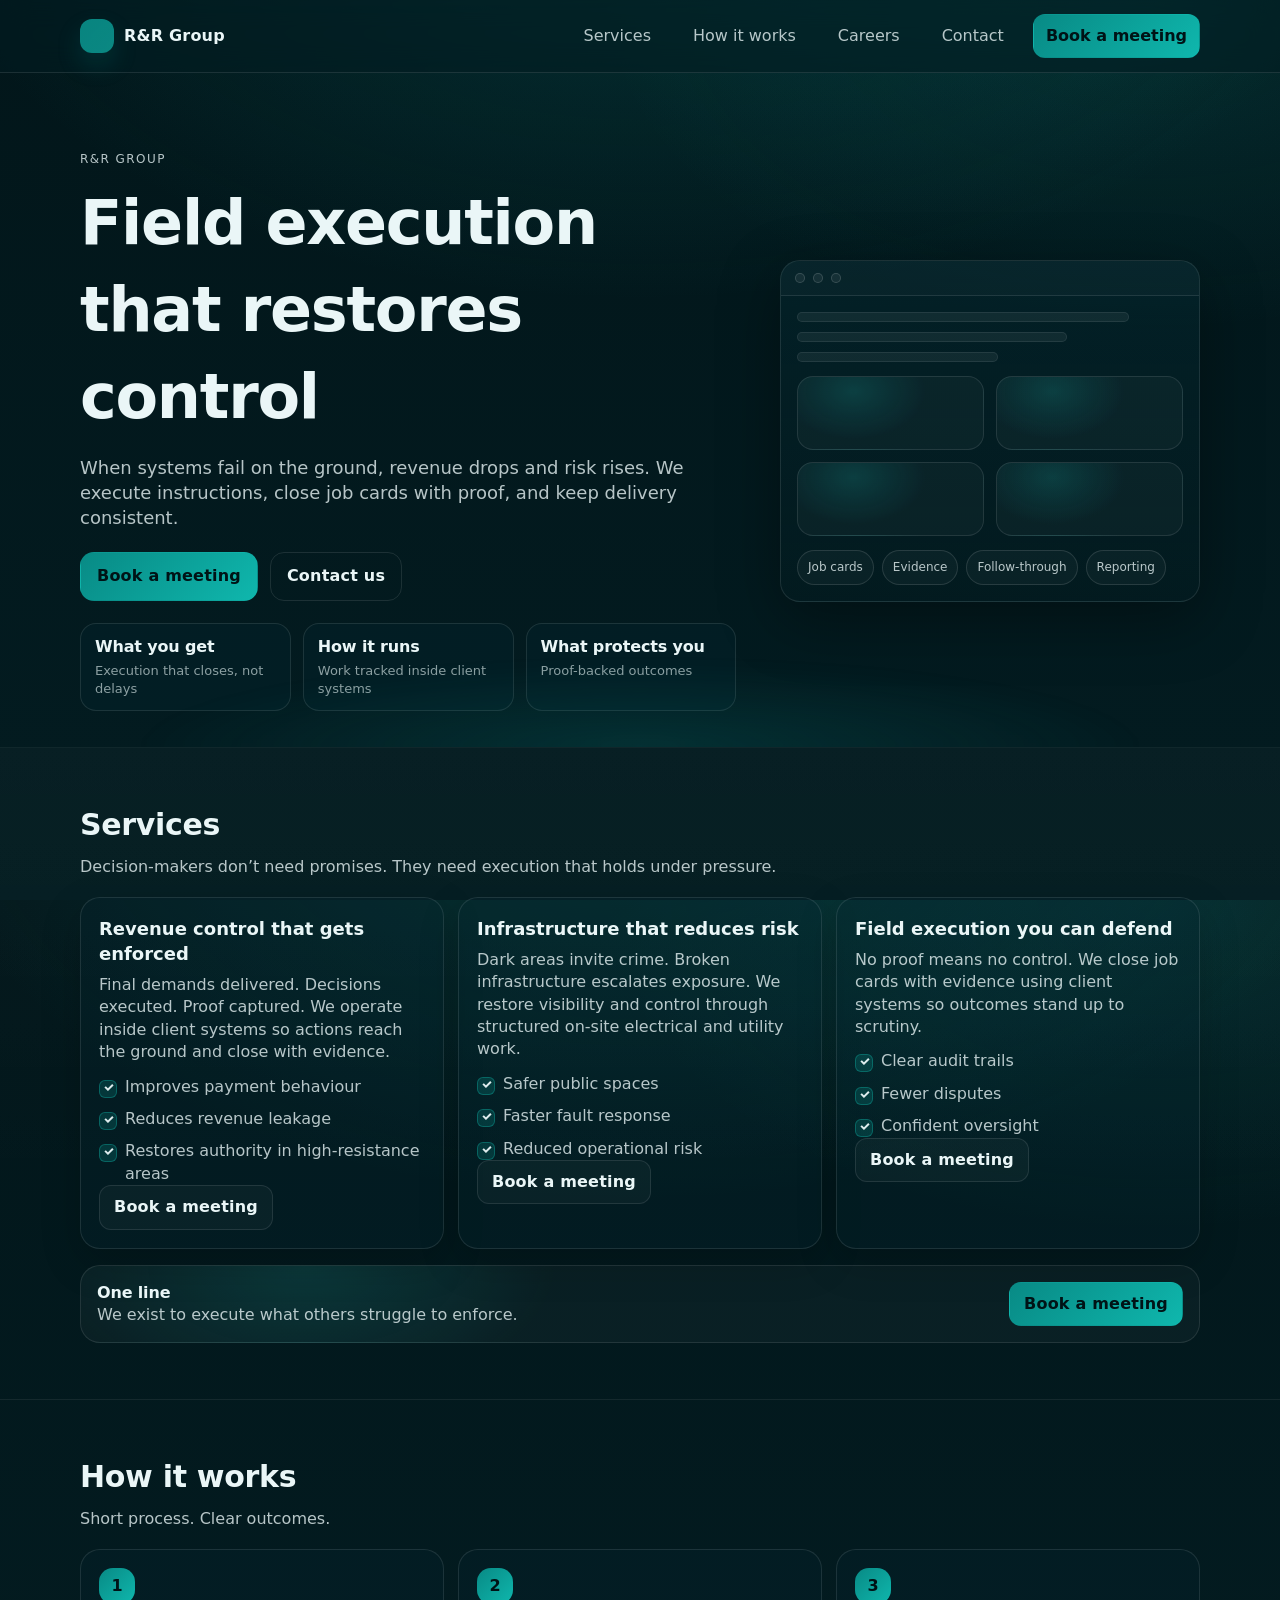
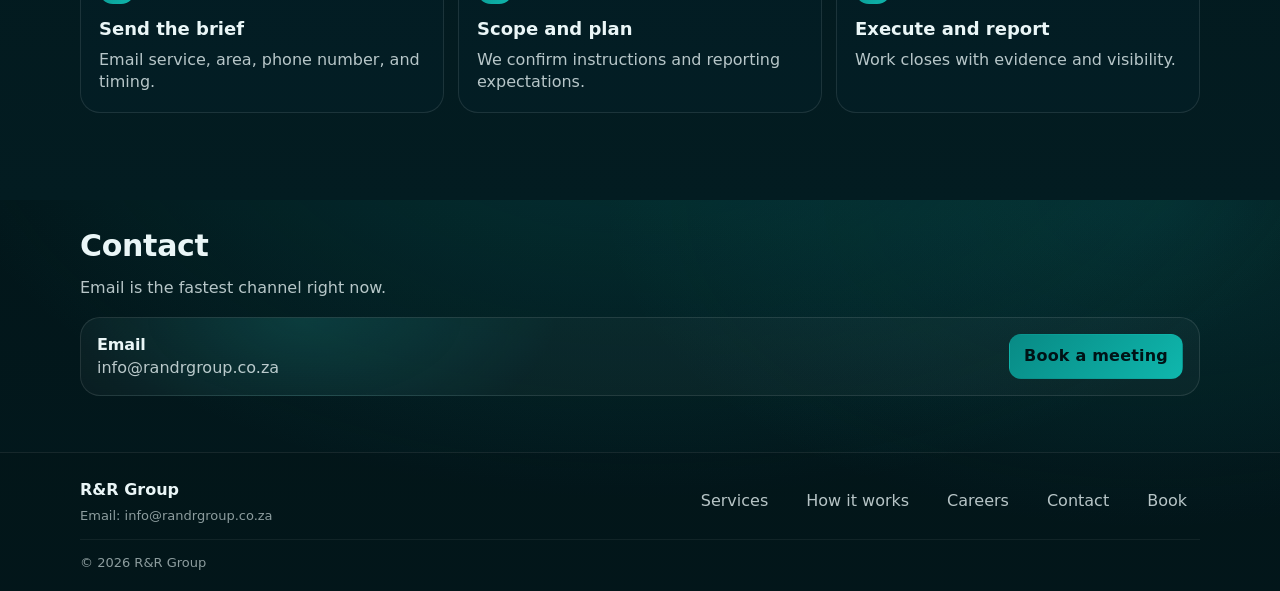
<file: index.html>
<!doctype html>
<html lang="en">
<head>
  <meta charset="utf-8">
  <meta name="viewport" content="width=device-width, initial-scale=1">

  <title>R&R Group | Revenue Control, Infrastructure & Field Execution</title>
  <meta name="description" content="R&R Group delivers field execution that restores control: revenue actions, infrastructure response, and proof-backed job closure. Book a meeting by email.">
  <link rel="canonical" href="https://www.randrgroup.co.za/">

  <!-- BLOCK INDEXING (TEMPORARY) -->
  <meta name="robots" content="noindex, nofollow">

  <!-- OPEN GRAPH -->
  <meta property="og:type" content="website">
  <meta property="og:title" content="R&R Group | Field Execution That Restores Control">
  <meta property="og:description" content="Revenue control. Infrastructure response. Proof-backed field execution. Book a meeting by email.">
  <meta property="og:url" content="https://www.randrgroup.co.za/">

  <!-- TWITTER CARD -->
  <meta name="twitter:card" content="summary">
  <meta name="twitter:title" content="R&R Group | Field Execution That Restores Control">
  <meta name="twitter:description" content="Revenue control. Infrastructure response. Proof-backed execution. Book a meeting by email.">

  <!-- STRUCTURED DATA -->
  <script type="application/ld+json">
  {
    "@context":"https://schema.org",
    "@type":"Organization",
    "name":"R&R Group",
    "url":"https://www.randrgroup.co.za",
    "email":"info@randrgroup.co.za",
    "contactPoint":{
      "@type":"ContactPoint",
      "email":"info@randrgroup.co.za",
      "contactType":"sales"
    }
  }
  </script>

  <!-- GOOGLE ANALYTICS GA4 -->
  <script async src="https://www.googletagmanager.com/gtag/js?id=G-5DZ7KJE1W4"></script>
  <script>
    window.dataLayer = window.dataLayer || [];
    function gtag(){ dataLayer.push(arguments); }
    gtag('js', new Date());
    gtag('config', 'G-5DZ7KJE1W4');
  </script>

  <link rel="stylesheet" href="style.css">
</head>

<body>
  <a class="skip-link" href="#main">Skip to content</a>

  <header class="site-header">
    <div class="container header-inner">
      <div class="brand">
        <div class="brand-mark"></div>
        <div class="brand-name">R&R Group</div>
      </div>

      <nav class="nav" aria-label="Primary">
        <a href="#services">Services</a>
        <a href="#process">How it works</a>
        <a href="careers.html">Careers</a>
        <a href="#contact">Contact</a>

        <a class="nav-cta js-lead"
           data-lead-type="book_meeting"
           data-lead-channel="email"
           href="mailto:info@randrgroup.co.za?subject=Booking%20Request%20-%20R%26R%20Group&body=Hi%20R%26R%20Group%2C%0A%0AI%20want%20to%20book%20a%20meeting.%0A%0AService%20needed%3A%20%0ALocation%3A%20%0APhone%20number%3A%20%0ABest%20time%20to%20call%3A%20%0A%0AThanks%2C">
          Book a meeting
        </a>
      </nav>
    </div>
  </header>

  <main id="main">
    <section class="hero">
      <div class="container hero-inner">
        <div>
          <p class="eyebrow">R&R Group</p>
          <h1 class="hero-title">Field execution that restores control</h1>
          <p class="hero-subtitle">
            When systems fail on the ground, revenue drops and risk rises.
            We execute instructions, close job cards with proof, and keep delivery consistent.
          </p>

          <div class="hero-actions">
            <a class="btn btn-primary js-lead"
               data-lead-type="book_meeting"
               data-lead-channel="email"
               href="mailto:info@randrgroup.co.za?subject=Booking%20Request%20-%20R%26R%20Group&body=Hi%20R%26R%20Group%2C%0A%0AI%20want%20to%20book%20a%20meeting.%0A%0AService%20needed%3A%20%0ALocation%3A%20%0APhone%20number%3A%20%0ABest%20time%20to%20call%3A%20%0A%0AThanks%2C">
              Book a meeting
            </a>

            <a class="btn btn-outline js-lead"
               data-lead-type="service_enquiry"
               data-lead-channel="email"
               href="mailto:info@randrgroup.co.za?subject=Service%20Enquiry%20-%20R%26R%20Group&body=Hi%20R%26R%20Group%2C%0A%0AI%20have%20a%20service%20question.%0A%0AService%20needed%3A%20%0ALocation%3A%20%0APhone%20number%3A%20%0ADetails%3A%20%0A%0AThanks%2C">
              Contact us
            </a>
          </div>

          <div class="trust-row" aria-label="Quick clarity">
            <div class="trust-item">
              <div class="trust-value">What you get</div>
              <div class="trust-label">Execution that closes, not delays</div>
            </div>
            <div class="trust-item">
              <div class="trust-value">How it runs</div>
              <div class="trust-label">Work tracked inside client systems</div>
            </div>
            <div class="trust-item">
              <div class="trust-value">What protects you</div>
              <div class="trust-label">Proof-backed outcomes</div>
            </div>
          </div>
        </div>

        <div class="hero-panel" aria-hidden="true">
          <div class="panel-card">
            <div class="panel-top">
              <span class="dot"></span>
              <span class="dot"></span>
              <span class="dot"></span>
            </div>
            <div class="panel-body">
              <div class="panel-line lg"></div>
              <div class="panel-line md"></div>
              <div class="panel-line sm"></div>

              <div class="panel-grid">
                <div class="panel-box"></div>
                <div class="panel-box"></div>
                <div class="panel-box"></div>
                <div class="panel-box"></div>
              </div>

              <div class="panel-chip-row">
                <span class="chip">Job cards</span>
                <span class="chip">Evidence</span>
                <span class="chip">Follow-through</span>
                <span class="chip">Reporting</span>
              </div>
            </div>
          </div>
        </div>
      </div>

      <div class="hero-glow" aria-hidden="true"></div>
    </section>

    <!-- SERVICES (EXECUTIVE-SCANNABLE COPY) -->
    <section id="services" class="section section-alt" aria-labelledby="services-title">
      <div class="container">
        <div class="section-head">
          <h2 id="services-title">Services</h2>
          <p>
            Decision-makers don’t need promises. They need execution that holds under pressure.
          </p>
        </div>

        <div class="grid-3">
          <div class="card">
            <h3>Revenue control that gets enforced</h3>
            <p>
              Final demands delivered. Decisions executed. Proof captured.
              We operate inside client systems so actions reach the ground and close with evidence.
            </p>
            <ul class="ticks">
              <li>Improves payment behaviour</li>
              <li>Reduces revenue leakage</li>
              <li>Restores authority in high-resistance areas</li>
            </ul>

            <a class="btn btn-small js-lead"
               data-lead-type="service_revenue_control"
               data-lead-channel="email"
               href="mailto:info@randrgroup.co.za?subject=Service%20Enquiry%20-%20Revenue%20Control%20-%20R%26R%20Group&body=Hi%20R%26R%20Group%2C%0A%0AI%20want%20to%20discuss%20revenue%20control%20execution.%0A%0AArea%2FLocation%3A%20%0AVolumes%20or%20target%20areas%3A%20%0APhone%20number%3A%20%0ABest%20time%20to%20call%3A%20%0A%0AThanks%2C">
              Book a meeting
            </a>
          </div>

          <div class="card">
            <h3>Infrastructure that reduces risk</h3>
            <p>
              Dark areas invite crime. Broken infrastructure escalates exposure.
              We restore visibility and control through structured on-site electrical and utility work.
            </p>
            <ul class="ticks">
              <li>Safer public spaces</li>
              <li>Faster fault response</li>
              <li>Reduced operational risk</li>
            </ul>

            <a class="btn btn-small js-lead"
               data-lead-type="service_infrastructure"
               data-lead-channel="email"
               href="mailto:info@randrgroup.co.za?subject=Service%20Enquiry%20-%20Infrastructure%20Response%20-%20R%26R%20Group&body=Hi%20R%26R%20Group%2C%0A%0AI%20want%20to%20discuss%20infrastructure%20response%20(streetlights%2C%20repairs%2C%20restoration).%0A%0AArea%2FLocation%3A%20%0AType%20of%20issue%3A%20%0APhone%20number%3A%20%0ABest%20time%20to%20call%3A%20%0A%0AThanks%2C">
              Book a meeting
            </a>
          </div>

          <div class="card">
            <h3>Field execution you can defend</h3>
            <p>
              No proof means no control.
              We close job cards with evidence using client systems so outcomes stand up to scrutiny.
            </p>
            <ul class="ticks">
              <li>Clear audit trails</li>
              <li>Fewer disputes</li>
              <li>Confident oversight</li>
            </ul>

            <a class="btn btn-small js-lead"
               data-lead-type="service_proof_execution"
               data-lead-channel="email"
               href="mailto:info@randrgroup.co.za?subject=Service%20Enquiry%20-%20Proof%20Backed%20Execution%20-%20R%26R%20Group&body=Hi%20R%26R%20Group%2C%0A%0AI%20want%20to%20discuss%20proof-backed%20field%20execution%20and%20reporting.%0A%0AArea%2FLocation%3A%20%0AReporting%20requirements%3A%20%0APhone%20number%3A%20%0ABest%20time%20to%20call%3A%20%0A%0AThanks%2C">
              Book a meeting
            </a>
          </div>
        </div>

        <div class="note-bar">
          <div>
            <div class="note-title">One line</div>
            <div class="note-text">We exist to execute what others struggle to enforce.</div>
          </div>

          <a class="btn btn-primary btn-small js-lead"
             data-lead-type="book_meeting"
             data-lead-channel="email"
             href="mailto:info@randrgroup.co.za?subject=Booking%20Request%20-%20R%26R%20Group&body=Hi%20R%26R%20Group%2C%0A%0AI%20want%20to%20book%20a%20meeting.%0A%0AService%20needed%3A%20%0ALocation%3A%20%0APhone%20number%3A%20%0ABest%20time%20to%20call%3A%20%0A%0AThanks%2C">
            Book a meeting
          </a>
        </div>
      </div>
    </section>

    <section id="process" class="section" aria-labelledby="process-title">
      <div class="container">
        <div class="section-head">
          <h2 id="process-title">How it works</h2>
          <p>Short process. Clear outcomes.</p>
        </div>

        <div class="steps">
          <div class="step">
            <div class="step-num">1</div>
            <h3>Send the brief</h3>
            <p>Email service, area, phone number, and timing.</p>
          </div>
          <div class="step">
            <div class="step-num">2</div>
            <h3>Scope and plan</h3>
            <p>We confirm instructions and reporting expectations.</p>
          </div>
          <div class="step">
            <div class="step-num">3</div>
            <h3>Execute and report</h3>
            <p>Work closes with evidence and visibility.</p>
          </div>
        </div>
      </div>
    </section>

    <section id="contact" class="section" aria-labelledby="contact-title">
      <div class="container">
        <div class="section-head">
          <h2 id="contact-title">Contact</h2>
          <p>Email is the fastest channel right now.</p>
        </div>

        <div class="note-bar">
          <div>
            <div class="note-title">Email</div>
            <div class="note-text">
              <a class="js-lead"
                 data-lead-type="email_link"
                 data-lead-channel="email"
                 href="mailto:info@randrgroup.co.za?subject=R%26R%20Group%20-%20Enquiry&body=Hi%20R%26R%20Group%2C%0A%0ALocation%3A%20%0APhone%20number%3A%20%0ADetails%3A%20%0A%0AThanks%2C">
                info@randrgroup.co.za
              </a>
            </div>
          </div>

          <a class="btn btn-primary btn-small js-lead"
             data-lead-type="book_meeting"
             data-lead-channel="email"
             href="mailto:info@randrgroup.co.za?subject=Booking%20Request%20-%20R%26R%20Group&body=Hi%20R%26R%20Group%2C%0A%0AI%20want%20to%20book%20a%20meeting.%0A%0AService%20needed%3A%20%0ALocation%3A%20%0APhone%20number%3A%20%0ABest%20time%20to%20call%3A%20%0A%0AThanks%2C">
            Book a meeting
          </a>
        </div>
      </div>
    </section>
  </main>

  <footer class="site-footer">
    <div class="container footer-inner">
      <div>
        <div class="footer-brand">R&R Group</div>
        <div class="footer-meta">Email: info@randrgroup.co.za</div>
      </div>

      <div class="footer-links" aria-label="Footer links">
        <a href="#services">Services</a>
        <a href="#process">How it works</a>
        <a href="careers.html">Careers</a>
        <a href="#contact">Contact</a>
        <a class="js-lead"
           data-lead-type="book_meeting"
           data-lead-channel="email"
           href="mailto:info@randrgroup.co.za?subject=Booking%20Request%20-%20R%26R%20Group&body=Hi%20R%26R%20Group%2C%0A%0AI%20want%20to%20book%20a%20meeting.%0A%0AService%20needed%3A%20%0ALocation%3A%20%0APhone%20number%3A%20%0ABest%20time%20to%20call%3A%20%0A%0AThanks%2C">
          Book
        </a>
      </div>
    </div>

    <div class="container footer-bottom">
      © 2026 R&R Group
    </div>
  </footer>

  <script>
    // Lead click tracking (safe; does not change layout)
    document.addEventListener("click", function (e) {
      var a = e.target && e.target.closest ? e.target.closest(".js-lead") : null;
      if (!a) return;

      var leadType = a.getAttribute("data-lead-type") || "unknown";
      var leadChannel = a.getAttribute("data-lead-channel") || "unknown";

      if (typeof gtag === "function") {
        gtag("event", "lead_click", {
          lead_type: leadType,
          lead_channel: leadChannel
        });
      }
    });
  </script>
</body>
</html>
</file>
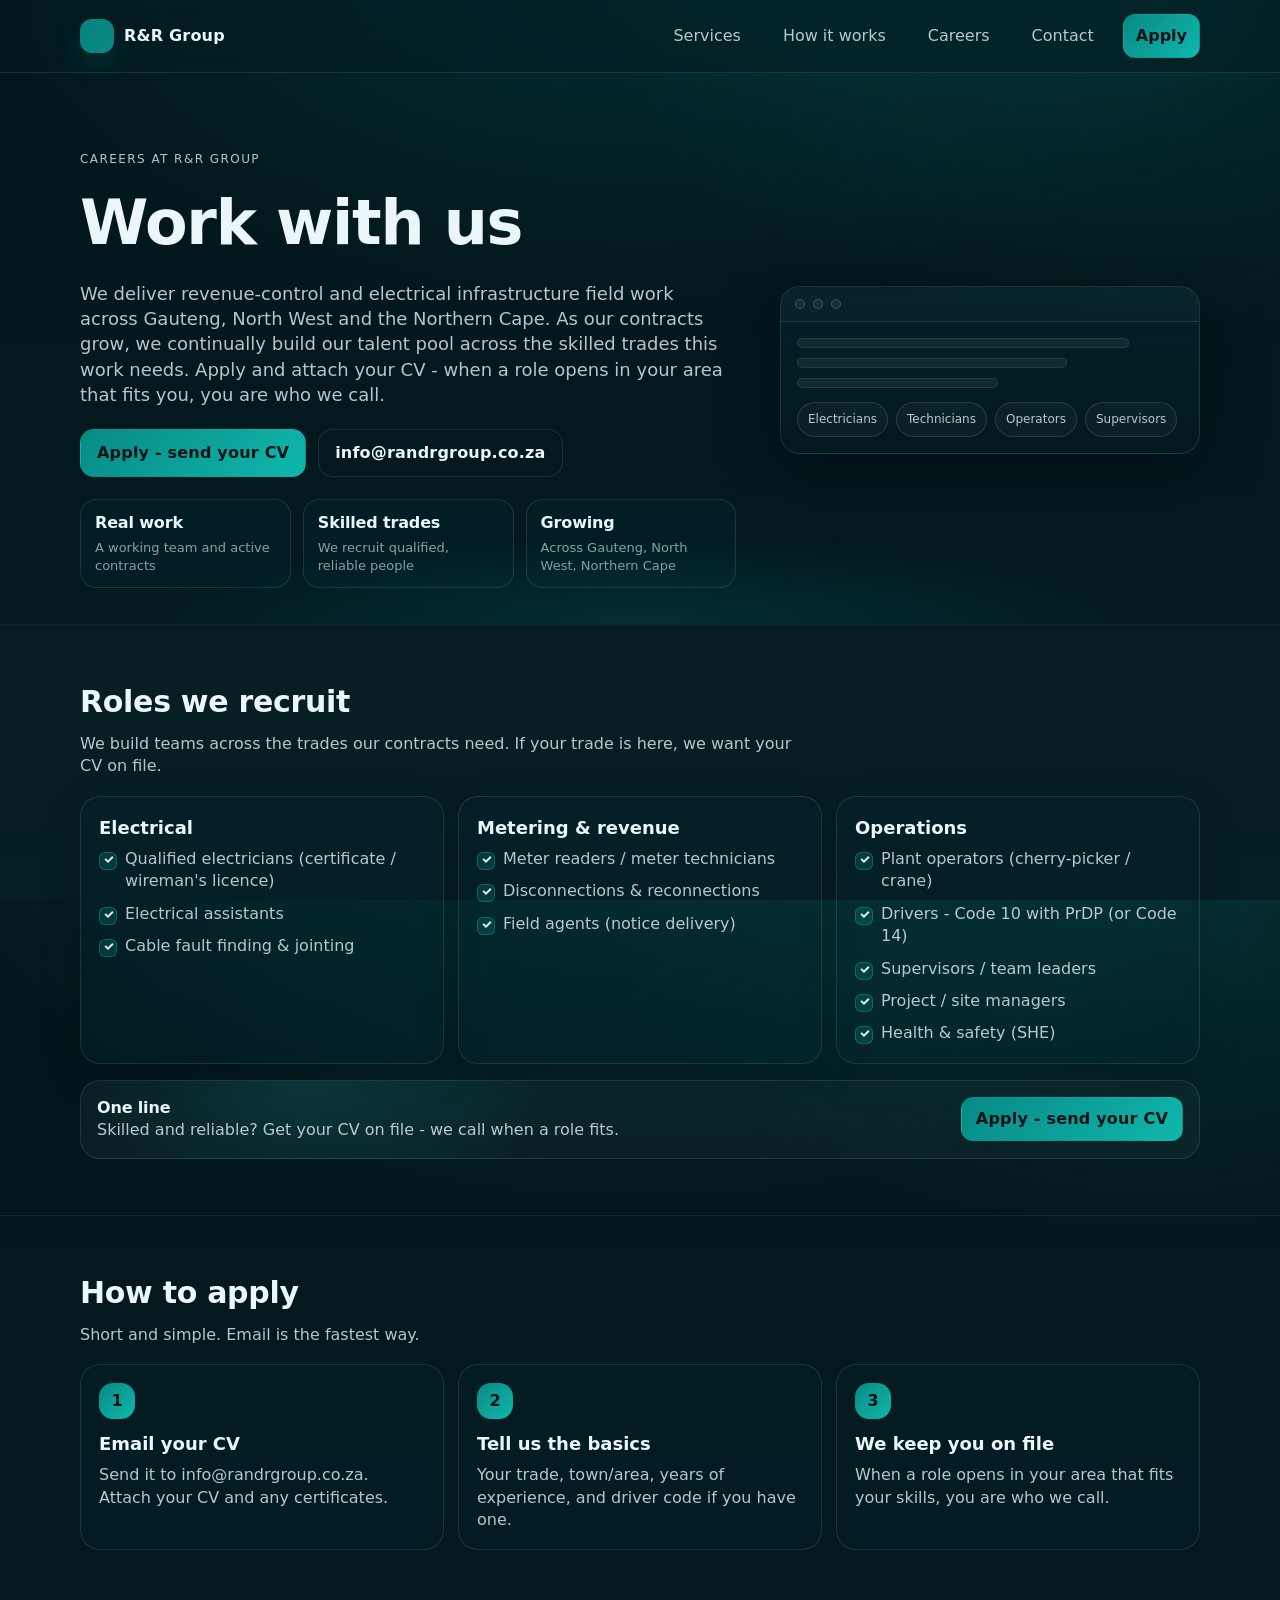
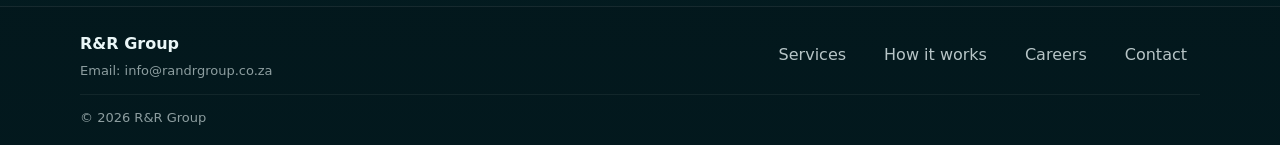
<file: careers.html>
<!doctype html>
<html lang="en">
<head>
  <meta charset="utf-8">
  <meta name="viewport" content="width=device-width, initial-scale=1">

  <title>Careers | R&R Group</title>
  <meta name="description" content="Join R&R Group's talent pool. We recruit qualified electricians, meter technicians, plant operators, drivers and field supervisors across Gauteng, North West and the Northern Cape. Email your CV to info@randrgroup.co.za.">
  <link rel="canonical" href="https://www.randrgroup.co.za/careers.html">

  <!-- BLOCK INDEXING (TEMPORARY - matches index.html) -->
  <meta name="robots" content="noindex, nofollow">

  <!-- OPEN GRAPH -->
  <meta property="og:type" content="website">
  <meta property="og:title" content="Careers | R&R Group">
  <meta property="og:description" content="Join our talent pool of skilled field trades. Email your CV to info@randrgroup.co.za.">
  <meta property="og:url" content="https://www.randrgroup.co.za/careers.html">

  <!-- GOOGLE ANALYTICS GA4 -->
  <script async src="https://www.googletagmanager.com/gtag/js?id=G-5DZ7KJE1W4"></script>
  <script>
    window.dataLayer = window.dataLayer || [];
    function gtag(){ dataLayer.push(arguments); }
    gtag('js', new Date());
    gtag('config', 'G-5DZ7KJE1W4');
  </script>

  <link rel="stylesheet" href="style.css">
</head>

<body>
  <a class="skip-link" href="#main">Skip to content</a>

  <header class="site-header">
    <div class="container header-inner">
      <div class="brand">
        <div class="brand-mark"></div>
        <div class="brand-name"><a href="index.html" style="color:inherit;text-decoration:none">R&R Group</a></div>
      </div>

      <nav class="nav" aria-label="Primary">
        <a href="index.html#services">Services</a>
        <a href="index.html#process">How it works</a>
        <a href="careers.html">Careers</a>
        <a href="index.html#contact">Contact</a>

        <a class="nav-cta js-lead"
           data-lead-type="career_application"
           data-lead-channel="email"
           href="mailto:info@randrgroup.co.za?subject=Career%20Application%20-%20R%26R%20Group&body=Hi%20R%26R%20Group%2C%0A%0AI%20would%20like%20to%20join%20your%20talent%20pool.%20My%20details%3A%0A%0AFull%20name%3A%20%0APhone%20(WhatsApp)%3A%20%0ATown%20%2F%20area%3A%20%0ATrade%20%2F%20role%3A%20%0AYears%20of%20experience%3A%20%0ADriver%20licence%20code%20%2B%20PrDP%3A%20%0AAvailable%20to%20start%3A%20%0A%0AI%20have%20attached%20my%20CV.%0A%0AThanks%2C">
          Apply
        </a>
      </nav>
    </div>
  </header>

  <main id="main">
    <section class="hero">
      <div class="container hero-inner">
        <div>
          <p class="eyebrow">Careers at R&R Group</p>
          <h1 class="hero-title">Work with us</h1>
          <p class="hero-subtitle">
            We deliver revenue-control and electrical infrastructure field work across Gauteng,
            North West and the Northern Cape. As our contracts grow, we continually build our talent
            pool across the skilled trades this work needs. Apply and attach your CV - when a role
            opens in your area that fits you, you are who we call.
          </p>

          <div class="hero-actions">
            <a class="btn btn-primary js-lead"
               data-lead-type="career_application"
               data-lead-channel="email"
               href="mailto:info@randrgroup.co.za?subject=Career%20Application%20-%20R%26R%20Group&body=Hi%20R%26R%20Group%2C%0A%0AI%20would%20like%20to%20join%20your%20talent%20pool.%20My%20details%3A%0A%0AFull%20name%3A%20%0APhone%20(WhatsApp)%3A%20%0ATown%20%2F%20area%3A%20%0ATrade%20%2F%20role%3A%20%0AYears%20of%20experience%3A%20%0ADriver%20licence%20code%20%2B%20PrDP%3A%20%0AAvailable%20to%20start%3A%20%0A%0AI%20have%20attached%20my%20CV.%0A%0AThanks%2C">
              Apply - send your CV
            </a>
            <a class="btn btn-outline js-lead"
               data-lead-type="career_email_link"
               data-lead-channel="email"
               href="mailto:info@randrgroup.co.za?subject=Career%20Application%20-%20R%26R%20Group">
              info@randrgroup.co.za
            </a>
          </div>

          <div class="trust-row" aria-label="Why join">
            <div class="trust-item">
              <div class="trust-value">Real work</div>
              <div class="trust-label">A working team and active contracts</div>
            </div>
            <div class="trust-item">
              <div class="trust-value">Skilled trades</div>
              <div class="trust-label">We recruit qualified, reliable people</div>
            </div>
            <div class="trust-item">
              <div class="trust-value">Growing</div>
              <div class="trust-label">Across Gauteng, North West, Northern Cape</div>
            </div>
          </div>
        </div>

        <div class="hero-panel" aria-hidden="true">
          <div class="panel-card">
            <div class="panel-top"><span class="dot"></span><span class="dot"></span><span class="dot"></span></div>
            <div class="panel-body">
              <div class="panel-line lg"></div>
              <div class="panel-line md"></div>
              <div class="panel-line sm"></div>
              <div class="panel-chip-row">
                <span class="chip">Electricians</span>
                <span class="chip">Technicians</span>
                <span class="chip">Operators</span>
                <span class="chip">Supervisors</span>
              </div>
            </div>
          </div>
        </div>
      </div>
      <div class="hero-glow" aria-hidden="true"></div>
    </section>

    <!-- ROLES -->
    <section id="roles" class="section section-alt" aria-labelledby="roles-title">
      <div class="container">
        <div class="section-head">
          <h2 id="roles-title">Roles we recruit</h2>
          <p>We build teams across the trades our contracts need. If your trade is here, we want your CV on file.</p>
        </div>

        <div class="grid-3">
          <div class="card">
            <h3>Electrical</h3>
            <ul class="ticks">
              <li>Qualified electricians (certificate / wireman's licence)</li>
              <li>Electrical assistants</li>
              <li>Cable fault finding &amp; jointing</li>
            </ul>
          </div>
          <div class="card">
            <h3>Metering &amp; revenue</h3>
            <ul class="ticks">
              <li>Meter readers / meter technicians</li>
              <li>Disconnections &amp; reconnections</li>
              <li>Field agents (notice delivery)</li>
            </ul>
          </div>
          <div class="card">
            <h3>Operations</h3>
            <ul class="ticks">
              <li>Plant operators (cherry-picker / crane)</li>
              <li>Drivers - Code 10 with PrDP (or Code 14)</li>
              <li>Supervisors / team leaders</li>
              <li>Project / site managers</li>
              <li>Health &amp; safety (SHE)</li>
            </ul>
          </div>
        </div>

        <div class="note-bar">
          <div>
            <div class="note-title">One line</div>
            <div class="note-text">Skilled and reliable? Get your CV on file - we call when a role fits.</div>
          </div>
          <a class="btn btn-primary btn-small js-lead"
             data-lead-type="career_application"
             data-lead-channel="email"
             href="mailto:info@randrgroup.co.za?subject=Career%20Application%20-%20R%26R%20Group&body=Hi%20R%26R%20Group%2C%0A%0AI%20would%20like%20to%20join%20your%20talent%20pool.%20My%20details%3A%0A%0AFull%20name%3A%20%0APhone%20(WhatsApp)%3A%20%0ATown%20%2F%20area%3A%20%0ATrade%20%2F%20role%3A%20%0AYears%20of%20experience%3A%20%0ADriver%20licence%20code%20%2B%20PrDP%3A%20%0AAvailable%20to%20start%3A%20%0A%0AI%20have%20attached%20my%20CV.%0A%0AThanks%2C">
            Apply - send your CV
          </a>
        </div>
      </div>
    </section>

    <!-- HOW TO APPLY -->
    <section id="apply" class="section" aria-labelledby="apply-title">
      <div class="container">
        <div class="section-head">
          <h2 id="apply-title">How to apply</h2>
          <p>Short and simple. Email is the fastest way.</p>
        </div>

        <div class="steps">
          <div class="step">
            <div class="step-num">1</div>
            <h3>Email your CV</h3>
            <p>Send it to info@randrgroup.co.za. Attach your CV and any certificates.</p>
          </div>
          <div class="step">
            <div class="step-num">2</div>
            <h3>Tell us the basics</h3>
            <p>Your trade, town/area, years of experience, and driver code if you have one.</p>
          </div>
          <div class="step">
            <div class="step-num">3</div>
            <h3>We keep you on file</h3>
            <p>When a role opens in your area that fits your skills, you are who we call.</p>
          </div>
        </div>
      </div>
    </section>
  </main>

  <footer class="site-footer">
    <div class="container footer-inner">
      <div>
        <div class="footer-brand">R&R Group</div>
        <div class="footer-meta">Email: info@randrgroup.co.za</div>
      </div>
      <div class="footer-links" aria-label="Footer links">
        <a href="index.html#services">Services</a>
        <a href="index.html#process">How it works</a>
        <a href="careers.html">Careers</a>
        <a href="index.html#contact">Contact</a>
      </div>
    </div>
    <div class="container footer-bottom">
      © 2026 R&R Group
    </div>
  </footer>

  <script>
    document.addEventListener("click", function (e) {
      var a = e.target && e.target.closest ? e.target.closest(".js-lead") : null;
      if (!a) return;
      var leadType = a.getAttribute("data-lead-type") || "unknown";
      var leadChannel = a.getAttribute("data-lead-channel") || "unknown";
      if (typeof gtag === "function") {
        gtag("event", "lead_click", { lead_type: leadType, lead_channel: leadChannel });
      }
    });
  </script>
</body>
</html>
</file>
<file: style.css>
:root{
  --bg:#031c21;
  --panel:#04272f;
  --panel-2:#05323b;
  --text:#eaf6f7;
  --muted:rgba(234,246,247,.78);
  --muted-2:rgba(234,246,247,.60);
  --line:rgba(255,255,255,.10);
  --accent:#088a85;
  --accent-2:#0fb7ad;
  --shadow: 0 18px 60px rgba(0,0,0,.35);
  --radius: 20px;
  --radius-sm: 14px;
  --max: 1120px;
}

*{box-sizing:border-box}
html,body{height:100%}
body{
  margin:0;
  font-family: ui-sans-serif, system-ui, -apple-system, Segoe UI, Roboto, Arial, sans-serif;
  background: radial-gradient(1200px 700px at 50% -120px, rgba(8,138,133,.25), transparent 60%),
              radial-gradient(1000px 600px at 90% 0%, rgba(15,183,173,.14), transparent 55%),
              linear-gradient(180deg, #02161a 0%, var(--bg) 100%);
  color:var(--text);
  line-height:1.4;
}

a{color:inherit; text-decoration:none}
.container{
  width: min(var(--max), calc(100% - 40px));
  margin: 0 auto;
}

.skip-link{
  position:absolute;
  left:-999px;
  top:12px;
  padding:10px 12px;
  background:#fff;
  color:#000;
  border-radius:10px;
  z-index:50;
}
.skip-link:focus{left:12px}

.site-header{
  position:sticky;
  top:0;
  z-index:40;
  backdrop-filter: blur(14px);
  background: rgba(3,28,33,.55);
  border-bottom: 1px solid var(--line);
}
.header-inner{
  display:flex;
  align-items:center;
  justify-content:space-between;
  padding: 14px 0;
  gap:16px;
}

.brand{
  display:flex;
  align-items:center;
  gap:10px;
  min-width: 180px;
}
.brand-mark{
  width:34px;
  height:34px;
  border-radius: 12px;
  background: linear-gradient(135deg, rgba(8,138,133,.95), rgba(15,183,173,.70));
  box-shadow: 0 12px 26px rgba(15,183,173,.15);
}
.brand-name{
  font-weight:800;
  letter-spacing:.2px;
}

.nav{
  display:flex;
  align-items:center;
  gap:16px;
  flex-wrap:wrap;
  justify-content:flex-end;
}
.nav a{
  padding:10px 12px;
  border-radius: 12px;
  color: var(--muted);
  border: 1px solid transparent;
}
.nav a:hover{
  color: var(--text);
  border-color: var(--line);
  background: rgba(255,255,255,.04);
}
.nav .nav-cta{
  color:#001316;
  background: linear-gradient(135deg, var(--accent), var(--accent-2));
  border-color: transparent;
  font-weight:700;
}

.hero{
  position:relative;
  padding: 78px 0 36px;
  overflow:hidden;
}
.hero-inner{
  display:grid;
  grid-template-columns: 1.2fr .8fr;
  gap:26px;
  align-items:center;
}
.eyebrow{
  margin:0 0 12px;
  color: var(--muted);
  letter-spacing:.12em;
  text-transform:uppercase;
  font-size:12px;
}
.hero-title{
  margin:0;
  font-size: clamp(38px, 6vw, 62px);
  letter-spacing:-.02em;
}
.hero-subtitle{
  margin: 14px 0 22px;
  color: var(--muted);
  font-size: 18px;
  max-width: 58ch;
}

.hero-actions{
  display:flex;
  gap:12px;
  flex-wrap:wrap;
  align-items:center;
}

.btn{
  display:inline-flex;
  align-items:center;
  justify-content:center;
  padding: 12px 16px;
  border-radius: 14px;
  border: 1px solid var(--line);
  background: rgba(255,255,255,.03);
  color: var(--text);
  font-weight:700;
  letter-spacing:.2px;
  transition: transform .08s ease, background .2s ease, border-color .2s ease;
}
.btn:hover{
  transform: translateY(-1px);
  background: rgba(255,255,255,.06);
  border-color: rgba(255,255,255,.18);
}
.btn:active{transform: translateY(0)}

.btn-primary{
  color:#001316;
  border-color: transparent;
  background: linear-gradient(135deg, var(--accent), var(--accent-2));
}
.btn-outline{
  background: transparent;
}
.btn-ghost{
  background: rgba(255,255,255,.02);
}
.btn-small{
  padding: 10px 14px;
  border-radius: 12px;
  font-weight:700;
}
.btn-block{width:100%}

.trust-row{
  margin-top: 22px;
  display:grid;
  grid-template-columns: repeat(3, minmax(0, 1fr));
  gap:12px;
}
.trust-item{
  border: 1px solid var(--line);
  background: rgba(4,39,47,.35);
  border-radius: 16px;
  padding: 12px 14px;
}
.trust-value{
  font-weight:800;
  letter-spacing:-.01em;
}
.trust-label{
  margin-top: 4px;
  color: var(--muted-2);
  font-size: 13px;
}

.hero-panel{
  display:flex;
  justify-content:flex-end;
}
.panel-card{
  width: 100%;
  max-width: 420px;
  border-radius: var(--radius);
  border: 1px solid var(--line);
  background: linear-gradient(180deg, rgba(4,39,47,.55), rgba(3,28,33,.40));
  box-shadow: var(--shadow);
  overflow:hidden;
}
.panel-top{
  display:flex;
  gap:8px;
  padding: 12px 14px;
  border-bottom: 1px solid var(--line);
  background: rgba(255,255,255,.02);
}
.dot{
  width:10px;
  height:10px;
  border-radius:999px;
  border:1px solid rgba(255,255,255,.15);
  background: rgba(255,255,255,.06);
}
.panel-body{padding:16px}
.panel-line{
  height:10px;
  border-radius:999px;
  background: rgba(255,255,255,.06);
  border: 1px solid rgba(255,255,255,.08);
  margin-bottom:10px;
}
.panel-line.lg{width: 86%}
.panel-line.md{width: 70%}
.panel-line.sm{width: 52%}

.panel-grid{
  display:grid;
  grid-template-columns: repeat(2, minmax(0, 1fr));
  gap:12px;
  margin-top: 14px;
}
.panel-box{
  height: 74px;
  border-radius: 16px;
  border: 1px solid rgba(255,255,255,.10);
  background:
    radial-gradient(120px 80px at 30% 20%, rgba(15,183,173,.18), transparent 60%),
    rgba(255,255,255,.03);
}
.panel-chip-row{
  display:flex;
  gap:8px;
  flex-wrap:wrap;
  margin-top: 14px;
}
.chip{
  font-size: 12px;
  color: var(--muted);
  border: 1px solid rgba(255,255,255,.12);
  background: rgba(255,255,255,.03);
  padding: 8px 10px;
  border-radius: 999px;
}

.hero-glow{
  position:absolute;
  inset:auto -80px -120px -80px;
  height: 240px;
  background: radial-gradient(closest-side, rgba(8,138,133,.20), transparent 70%);
  filter: blur(8px);
  pointer-events:none;
}

.section{
  padding: 56px 0;
}
.section-alt{
  background: linear-gradient(180deg, rgba(255,255,255,.02), transparent 70%);
  border-top: 1px solid rgba(255,255,255,.05);
  border-bottom: 1px solid rgba(255,255,255,.05);
}
.section-head{
  display:flex;
  flex-direction:column;
  gap:10px;
  margin-bottom: 18px;
}
.section-head h2{
  margin:0;
  font-size: 30px;
  letter-spacing:-.01em;
}
.section-head p{
  margin:0;
  color: var(--muted);
  max-width: 70ch;
}

.grid-3{
  display:grid;
  grid-template-columns: repeat(3, minmax(0, 1fr));
  gap:14px;
  margin-top: 18px;
}
.card{
  border: 1px solid var(--line);
  background: rgba(4,39,47,.30);
  border-radius: var(--radius);
  padding: 18px;
  box-shadow: 0 14px 40px rgba(0,0,0,.18);
}
.card h3{
  margin:0 0 8px;
  font-size: 18px;
}
.card p{
  margin:0 0 12px;
  color: var(--muted);
}
.ticks{
  margin: 0;
  padding: 0;
  list-style:none;
  display:flex;
  flex-direction:column;
  gap:10px;
}
.ticks li{
  padding-left: 26px;
  position:relative;
  color: var(--muted);
}
.ticks li::before{
  content:"";
  position:absolute;
  left:0;
  top:4px;
  width:16px;
  height:16px;
  border-radius: 6px;
  background: rgba(15,183,173,.18);
  border: 1px solid rgba(15,183,173,.35);
}
.ticks li::after{
  content:"";
  position:absolute;
  left:6px;
  top:8px;
  width:6px;
  height:3px;
  border-left:2px solid rgba(234,246,247,.95);
  border-bottom:2px solid rgba(234,246,247,.95);
  transform: rotate(-45deg);
}

.note-bar{
  margin-top: 16px;
  border: 1px solid rgba(255,255,255,.10);
  border-radius: var(--radius);
  background:
    radial-gradient(420px 220px at 20% 0%, rgba(15,183,173,.16), transparent 60%),
    rgba(255,255,255,.03);
  padding: 16px;
  display:flex;
  align-items:center;
  justify-content:space-between;
  gap:14px;
  flex-wrap:wrap;
}
.note-title{
  font-weight:800;
  letter-spacing:-.01em;
}
.note-text{
  color: var(--muted);
  max-width: 70ch;
}

.steps{
  display:grid;
  grid-template-columns: repeat(3, minmax(0, 1fr));
  gap:14px;
  margin-top: 18px;
}
.step{
  border: 1px solid var(--line);
  background: rgba(4,39,47,.28);
  border-radius: var(--radius);
  padding: 18px;
}
.step-num{
  width: 36px;
  height: 36px;
  border-radius: 14px;
  display:flex;
  align-items:center;
  justify-content:center;
  font-weight:900;
  color:#001316;
  background: linear-gradient(135deg, var(--accent), var(--accent-2));
  margin-bottom: 12px;
}
.step h3{margin:0 0 8px; font-size:18px}
.step p{margin:0; color:var(--muted)}

.cta-slab{
  margin-top: 18px;
  border: 1px solid rgba(255,255,255,.12);
  background:
    radial-gradient(520px 260px at 10% 0%, rgba(8,138,133,.20), transparent 60%),
    rgba(255,255,255,.03);
  border-radius: var(--radius);
  padding: 18px;
  display:flex;
  align-items:center;
  justify-content:space-between;
  gap:14px;
  flex-wrap:wrap;
}
.cta-left h3{margin:0 0 6px; font-size:20px}
.cta-left p{margin:0; color:var(--muted)}
.cta-right{display:flex; gap:12px; flex-wrap:wrap}

.split{
  display:grid;
  grid-template-columns: 1.2fr .8fr;
  gap:18px;
  align-items:start;
}
.split-left h2{margin:0 0 12px; font-size:30px}
.split-left p{margin:0 0 16px; color:var(--muted); max-width: 75ch}

.pill-row{
  display:flex;
  gap:10px;
  flex-wrap:wrap;
}
.pill{
  padding: 10px 12px;
  border-radius: 999px;
  border: 1px solid rgba(255,255,255,.12);
  background: rgba(255,255,255,.03);
  color: var(--muted);
  font-size: 13px;
}

.glass-card{
  border-radius: var(--radius);
  border: 1px solid rgba(255,255,255,.12);
  background:
    radial-gradient(420px 220px at 20% 0%, rgba(15,183,173,.14), transparent 60%),
    rgba(4,39,47,.28);
  padding: 18px;
  box-shadow: 0 18px 60px rgba(0,0,0,.22);
}
.glass-card h3{margin:0 0 12px; font-size:18px}

.form{
  border: 1px solid rgba(255,255,255,.10);
  border-radius: var(--radius);
  background: rgba(4,39,47,.22);
  padding: 18px;
}
.form-grid{
  display:grid;
  grid-template-columns: repeat(2, minmax(0, 1fr));
  gap:12px;
}
.field{display:flex; flex-direction:column; gap:8px}
.field span{color: var(--muted); font-size: 13px}
.field input,
.field select,
.field textarea{
  border-radius: 14px;
  border: 1px solid rgba(255,255,255,.12);
  background: rgba(0,0,0,.18);
  color: var(--text);
  padding: 12px 12px;
  outline:none;
}
.field input::placeholder,
.field textarea::placeholder{color: rgba(234,246,247,.45)}
.field input:focus,
.field select:focus,
.field textarea:focus{
  border-color: rgba(15,183,173,.45);
  box-shadow: 0 0 0 4px rgba(15,183,173,.10);
}
.field-full{grid-column: 1 / -1}

.form-actions{
  display:flex;
  align-items:center;
  justify-content:space-between;
  gap:14px;
  flex-wrap:wrap;
  margin-top: 14px;
}
.form-note{
  margin:0;
  color: var(--muted-2);
  font-size: 13px;
  max-width: 70ch;
}

.float-stack{
  position: fixed;
  right: 18px;
  top: 50%;
  transform: translateY(-50%);
  display:flex;
  flex-direction:column;
  gap:10px;
  z-index:45;
}
.float-btn{
  width: 44px;
  height: 44px;
  border-radius: 14px;
  border: 1px solid rgba(255,255,255,.12);
  background: rgba(4,39,47,.55);
  backdrop-filter: blur(10px);
  display:flex;
  align-items:center;
  justify-content:center;
  box-shadow: 0 10px 26px rgba(0,0,0,.25);
}
.float-btn:hover{
  border-color: rgba(255,255,255,.22);
  background: rgba(255,255,255,.06);
}
.float-ic{
  width: 28px;
  height: 28px;
  border-radius: 12px;
  display:flex;
  align-items:center;
  justify-content:center;
  font-weight:900;
  color:#001316;
  background: linear-gradient(135deg, var(--accent), var(--accent-2));
}

.site-footer{
  border-top: 1px solid rgba(255,255,255,.08);
  padding: 26px 0 18px;
  background: rgba(0,0,0,.10);
}
.footer-inner{
  display:flex;
  align-items:flex-start;
  justify-content:space-between;
  gap:14px;
  flex-wrap:wrap;
}
.footer-brand{font-weight:900}
.footer-meta{color: var(--muted-2); margin-top: 6px; font-size: 13px}
.footer-links{
  display:flex;
  gap:12px;
  flex-wrap:wrap;
  justify-content:flex-end;
}
.footer-links a{
  padding:10px 12px;
  border-radius: 12px;
  border: 1px solid transparent;
  color: var(--muted);
}
.footer-links a:hover{
  border-color: var(--line);
  background: rgba(255,255,255,.04);
  color: var(--text);
}
.footer-bottom{
  margin-top: 14px;
  color: var(--muted-2);
  font-size: 13px;
  padding-top: 14px;
  border-top: 1px solid rgba(255,255,255,.06);
}

@media (max-width: 980px){
  .hero-inner{grid-template-columns: 1fr}
  .hero-panel{justify-content:flex-start}
  .split{grid-template-columns: 1fr}
  .grid-3{grid-template-columns: 1fr}
  .steps{grid-template-columns: 1fr}
  .trust-row{grid-template-columns: 1fr}
  .form-grid{grid-template-columns: 1fr}
  .float-stack{right: 12px}
}

@media (max-width: 520px){
  .nav{gap:8px}
  .nav a{padding:9px 10px}
  .hero{padding-top: 56px}
}
</file>
